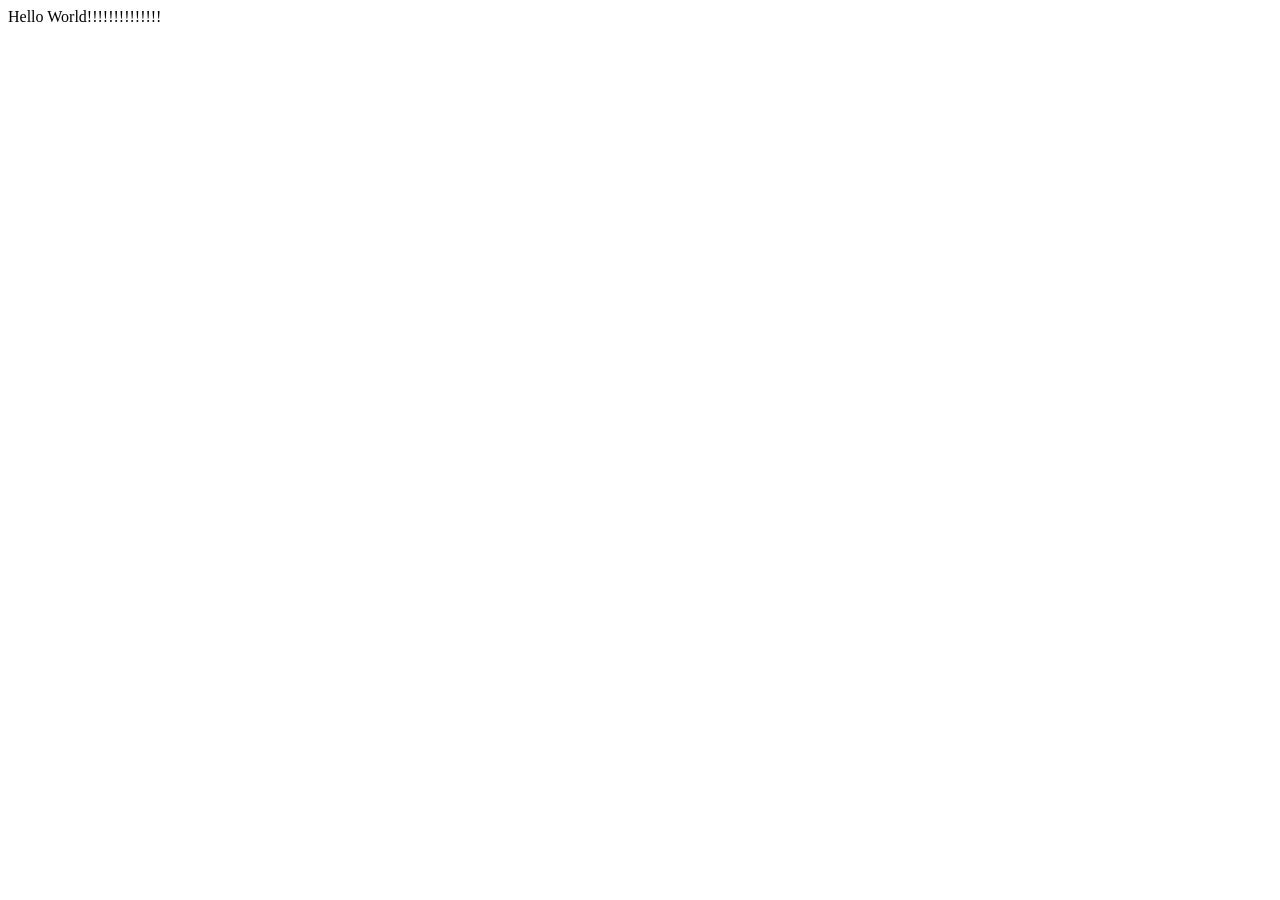
<file: templates/index.html>
<!DOCTYPE html>
<html lang="en"></html>

<head>
    <meta charset="UTF-8">
    <meta http-equiv="X-UA-Compatible" content="IE=edge">
    <meta name="viewport" content="width=device-width, initial-scale=1.0">
    <title>Login Page</title>
</head>
<body>
    Hello World!!!!!!!!!!!!!!
</body>
</html>
</file>
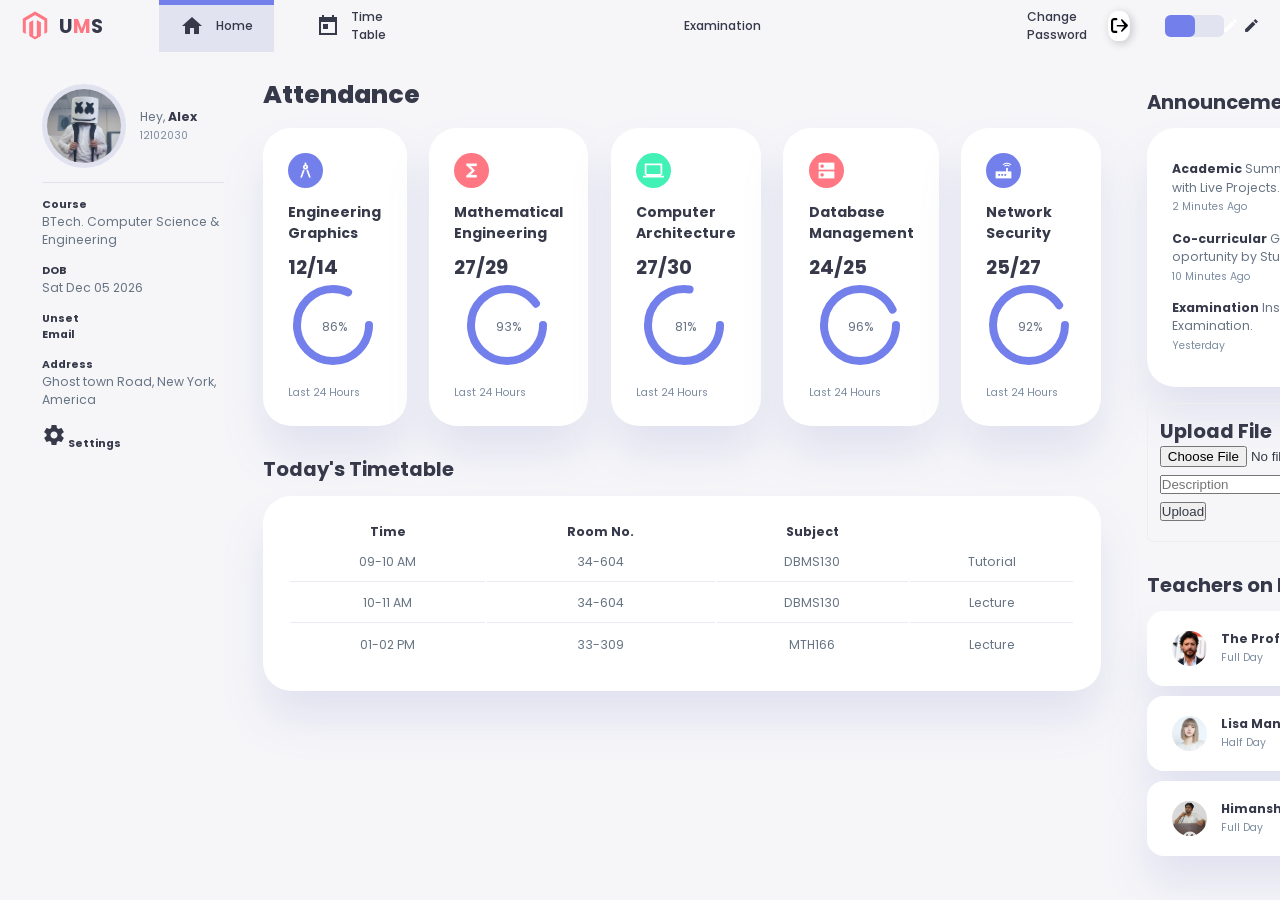
<file: web/templates/index.html>
<!DOCTYPE html>
<html lang="en">

<head>
    <meta charset="UTF-8">
    <meta http-equiv="X-UA-Compatible" content="IE=edge">
    <meta name="viewport" content="width=device-width, initial-scale=1.0">
    <title>Student Dashboard</title>
    <link rel="shortcut icon" href="../static/images/logo.png">
    <link href="https://fonts.googleapis.com/icon?family=Material+Icons+Sharp" rel="stylesheet">
    <link rel="stylesheet" href="../static/style.css">
</head>

<body>
    <header>
        <div class="logo" title="University Management System">
            <span style="display: inline-block;">
                <a href="/index" style="display: flex; align-items: center; text-decoration: none;">
                    <img src="../static/images/logo.png" alt="Logo" style="height: 29px; margin-right: 10px;">
                    <h2 style="margin: 0;">U<span class="danger">M</span>S</h2>
                </a>
            </span>
        </div>
        <div class="navbar">
            <a href="/index" class="active">
                <span class="material-icons-sharp">home</span>
                <h3>Home</h3>
            </a>
            <a href="/timetable" onclick="timeTableAll()">
                <span class="material-icons-sharp">today</span>
                <h3>Time Table</h3>
            </a>
            <a href="/exam">
                <span class="material-icons-sharp">grid_view</span>
                <h3>Examination</h3>
            </a>
            <a href="/password">
                <span class="material-icons-sharp">password</span>
                <h3>Change Password</h3>
            </a>
            <button class="Btn" onclick="logout()">
                <div class="sign">
                    <svg xmlns="http://www.w3.org/2000/svg" viewBox="0 0 512 512">
                        <path fill="white" d="M502.6 278.6l-160 160c-9.4 9.4-24.6 9.4-33.9 0s-9.4-24.6 
               0-33.9L401.4 288H192c-13.3 0-24-10.7-24-24s10.7-24 
               24-24h209.4L308.7 107.3c-9.4-9.4-9.4-24.6 0-33.9s24.6-9.4 
               33.9 0l160 160c9.5 9.4 9.5 24.6 0 35.2zM160 96H96c-17.7 
               0-32 14.3-32 32v256c0 17.7 14.3 32 
               32 32h64c17.7 0 32 14.3 32 32s-14.3 32-32 
               32H96c-53 0-96-43-96-96V128C0 75 43 32 96 32h64c17.7 
               0 32 14.3 32 32s-14.3 32-32 32z" />
                    </svg>
                </div>
                <div class="text">Logout</div>
            </button>
        </div>
        <div id="profile-btn">
            <span class="material-icons-sharp">person</span>
        </div>
        <div class="theme-toggler">
            <span class="material-icons-sharp active">light_mode</span>
            <span class="material-icons-sharp">dark_mode</span>
        </div>

    </header>
    <div class="container">
        <aside>
            <div class="profile">
                <div class="top">
                    <div class="profile-photo">
                        <img src="../static/images/profile-1.jpg" alt="">
                    </div>
                    <div class="info">
                        <p>Hey, <b>Alex</b> </p>
                        <small class="text-muted">12102030</small>
                    </div>
                </div>
                <div class="about">
                    <h5>Course</h5>
                    <p>BTech. Computer Science & Engineering</p>
                    <h5>DOB</h5>
                    <p id="date"></p>
                    <script>
                        let currentDate = new Date().toDateString();

                        document.getElementById("date").innerHTML = currentDate;
                    </script>
                    <h5>Unset</h5>
                    <h5>Email</h5>
                    <p><span id="displayed_email"></span></p>

                    </span>
                    <h5>Address</h5>
                    <p>Ghost town Road, New York, America</p>
                    <h5>
                        <div class=""></div>
                        <div class="material-icons-sharp">settings</div>
                        <a class="about" href="/settings">Settings</a>
                    </h5>

                </div>
            </div>
        </aside>

        <main>
            <h1>Attendance</h1>
            <div class="subjects">
                <div class="eg">
                    <span class="material-icons-sharp">architecture</span>
                    <h3>Engineering Graphics</h3>
                    <h2>12/14</h2>
                    <div class="progress">
                        <svg>
                            <circle cx="38" cy="38" r="36"></circle>
                        </svg>
                        <div class="number">
                            <p>86%</p>
                        </div>
                    </div>
                    <small class="text-muted">Last 24 Hours</small>
                </div>
                <div class="mth">
                    <span class="material-icons-sharp">functions</span>
                    <h3>Mathematical Engineering</h3>
                    <h2>27/29</h2>
                    <div class="progress">
                        <svg>
                            <circle cx="38" cy="38" r="36"></circle>
                        </svg>
                        <div class="number">
                            <p>93%</p>
                        </div>
                    </div>
                    <small class="text-muted">Last 24 Hours</small>
                </div>
                <div class="cs">
                    <span class="material-icons-sharp">computer</span>
                    <h3>Computer Architecture</h3>
                    <h2>27/30</h2>
                    <div class="progress">
                        <svg>
                            <circle cx="38" cy="38" r="36"></circle>
                        </svg>
                        <div class="number">
                            <p>81%</p>
                        </div>
                    </div>
                    <small class="text-muted">Last 24 Hours</small>
                </div>
                <div class="cg">
                    <span class="material-icons-sharp">dns</span>
                    <h3>Database Management</h3>
                    <h2>24/25</h2>
                    <div class="progress">
                        <svg>
                            <circle cx="38" cy="38" r="36"></circle>
                        </svg>
                        <div class="number">
                            <p>96%</p>
                        </div>
                    </div>
                    <small class="text-muted">Last 24 Hours</small>
                </div>
                <div class="net">
                    <span class="material-icons-sharp">router</span>
                    <h3>Network Security</h3>
                    <h2>25/27</h2>
                    <div class="progress">
                        <svg>
                            <circle cx="38" cy="38" r="36"></circle>
                        </svg>
                        <div class="number">
                            <p>92%</p>
                        </div>
                    </div>
                    <small class="text-muted">Last 24 Hours</small>
                </div>
            </div>

            <div class="timetable" id="timetable">
                <div>
                    <span id="prevDay">&lt;</span>
                    <h2>Today's Timetable</h2>
                    <span id="nextDay">&gt;</span>
                </div>
                <span class="closeBtn" onclick="timeTableAll()">X</span>
                <table>
                    <thead>
                        <tr>
                            <th>Time</th>
                            <th>Room No.</th>
                            <th>Subject</th>
                            <th></th>
                        </tr>
                    </thead>
                    <tbody></tbody>
                </table>
            </div>
        </main>

        <div class="right">
            <div class="announcements">
                <h2>Announcements</h2>
                <div class="updates">
                    <div class="message">
                        <p> <b>Academic</b> Summer training internship with Live Projects.</p>
                        <small class="text-muted">2 Minutes Ago</small>
                    </div>
                    <div class="message">
                        <p> <b>Co-curricular</b> Global internship oportunity by Student organization.</p>
                        <small class="text-muted">10 Minutes Ago</small>
                    </div>
                    <div class="message">
                        <p> <b>Examination</b> Instructions for Mid Term Examination.</p>
                        <small class="text-muted">Yesterday</small>
                    </div>
                </div>
            </div>

            <div class="upload" style="margin-top:16px; padding:12px; border:1px solid #eee; border-radius:6px;">
                <h2>Upload File</h2>
                <input type="file" id="fileInput">
                <input type="text" id="fileDesc" placeholder="Description"
                    style="display:block; margin-top:8px; width:100%;">
                <button id="uploadBtn" style="margin-top:8px;">Upload</button>
                <div id="uploadResult" style="margin-top:8px; color:#333;"></div>
            </div>

            <div class="leaves">
                <h2>Teachers on leave</h2>
                <div class="teacher">
                    <div class="profile-photo"><img src="../static/images/profile-2.jpeg" alt=""></div>
                    <div class="info">
                        <h3>The Professor</h3>
                        <small class="text-muted">Full Day</small>
                    </div>
                </div>
                <div class="teacher">
                    <div class="profile-photo"><img src="../static/images/profile-3.jpg" alt=""></div>
                    <div class="info">
                        <h3>Lisa Manobal</h3>
                        <small class="text-muted">Half Day</small>
                    </div>
                </div>
                <div class="teacher">
                    <div class="profile-photo"><img src="../static/images/profile-4.jpg" alt=""></div>
                    <div class="info">
                        <h3>Himanshu Jindal</h3>
                        <small class="text-muted">Full Day</small>
                    </div>
                </div>
            </div>

        </div>
    </div>

    <script src="../static/timeTable.js"></script>
    <script src="../static/app.js"></script>
</body>

</html>
</file>
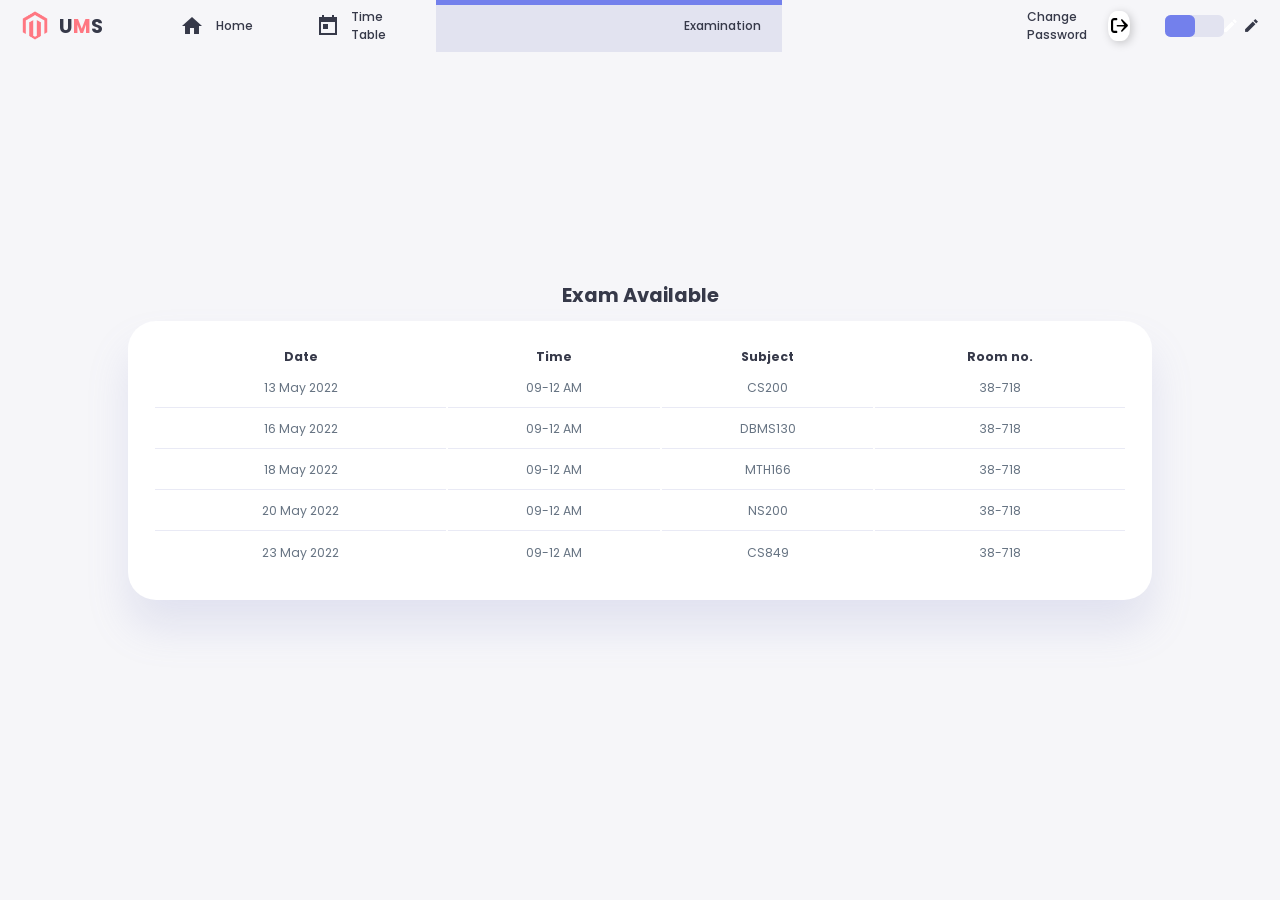
<file: web/templates/exam.html>
<!DOCTYPE html>
<html lang="en">

<head>
    <meta charset="UTF-8">
    <meta http-equiv="X-UA-Compatible" content="IE=edge">
    <meta name="viewport" content="width=device-width, initial-scale=1.0">
    <title>Student Dashboard</title>
    <link href="https://fonts.googleapis.com/icon?family=Material+Icons+Sharp" rel="stylesheet">
    <link rel="shortcut icon" href="../static/images/logo.png">
    <link rel="stylesheet" href="../static/style.css">

    <style>
        body {
            overflow: hidden;
        }

        header {
            position: relative;
        }

        .exam {
            display: flex;
            align-items: center;
            justify-content: center;
            flex-direction: column;
            height: 80vh;
            width: 80%;
            margin: auto;
        }
    </style>
</head>

<body>
    <header>
        <div class="logo">
            <span style="display: inline-block;">
                <a href="/index" style="display: flex; align-items: center; text-decoration: none;">
                    <img src="../static/images/logo.png" alt="Logo" style="height: 29px; margin-right: 10px;">
                    <h2 style="margin: 0;">U<span class="danger">M</span>S</h2>
                </a>
            </span>
        </div>
        <div class="navbar">
            <a href="/index">
                <span class="material-icons-sharp">home</span>
                <h3>Home</h3>
            </a>
            <a href="/timetable" onclick="timeTableAll()">
                <span class="material-icons-sharp">today</span>
                <h3>Time Table</h3>
            </a>
            <a href="/exam" class="active">
                <span class="material-icons-sharp">grid_view</span>
                <h3>Examination</h3>
            </a>
            <a href="/password">
                <span class="material-icons-sharp">password</span>
                <h3>Change Password</h3>
            </a>
            <button id="logout" class="Btn" onclick="logout()">
                <div class="sign">
                    <svg xmlns="http://www.w3.org/2000/svg" viewBox="0 0 512 512">
                        <path fill="white" d="M502.6 278.6l-160 160c-9.4 9.4-24.6 9.4-33.9 0s-9.4-24.6 
               0-33.9L401.4 288H192c-13.3 0-24-10.7-24-24s10.7-24 
               24-24h209.4L308.7 107.3c-9.4-9.4-9.4-24.6 0-33.9s24.6-9.4 
               33.9 0l160 160c9.5 9.4 9.5 24.6 0 35.2zM160 96H96c-17.7 
               0-32 14.3-32 32v256c0 17.7 14.3 32 
               32 32h64c17.7 0 32 14.3 32 32s-14.3 32-32 
               32H96c-53 0-96-43-96-96V128C0 75 43 32 96 32h64c17.7 
               0 32 14.3 32 32s-14.3 32-32 32z" />
                    </svg>
                </div>
                <div class="text">Logout</div>
            </button>
        </div>
        <div id="profile-btn" style="display: none;">
            <span class="material-icons-sharp">person</span>
        </div>
        <div class="theme-toggler">
            <span class="material-icons-sharp active">light_mode</span>
            <span class="material-icons-sharp">dark_mode</span>
        </div>
    </header>

    <main>
        <div class="exam timetable">
            <h2>Exam Available</h2>
            <table>
                <thead>
                    <tr>
                        <th>Date</th>
                        <th>Time</th>
                        <th>Subject</th>
                        <th>Room no.</th>
                    </tr>
                </thead>
                <tbody>
                    <tr>
                        <td>13 May 2022</td>
                        <td>09-12 AM</td>
                        <td>CS200</td>
                        <td>38-718</td>
                    </tr>
                    <tr>
                        <td>16 May 2022</td>
                        <td>09-12 AM</td>
                        <td>DBMS130</td>
                        <td>38-718</td>
                    </tr>
                    <tr>
                        <td>18 May 2022</td>
                        <td>09-12 AM</td>
                        <td>MTH166</td>
                        <td>38-718</td>
                    </tr>
                    <tr>
                        <td>20 May 2022</td>
                        <td>09-12 AM</td>
                        <td>NS200</td>
                        <td>38-718</td>
                    </tr>
                    <tr>
                        <td>23 May 2022</td>
                        <td>09-12 AM</td>
                        <td>CS849</td>
                        <td>38-718</td>
                    </tr>
                </tbody>
            </table>
        </div>
    </main>
    </main>

</body>

<script src="../static/app.js"></script>

</html>
</file>
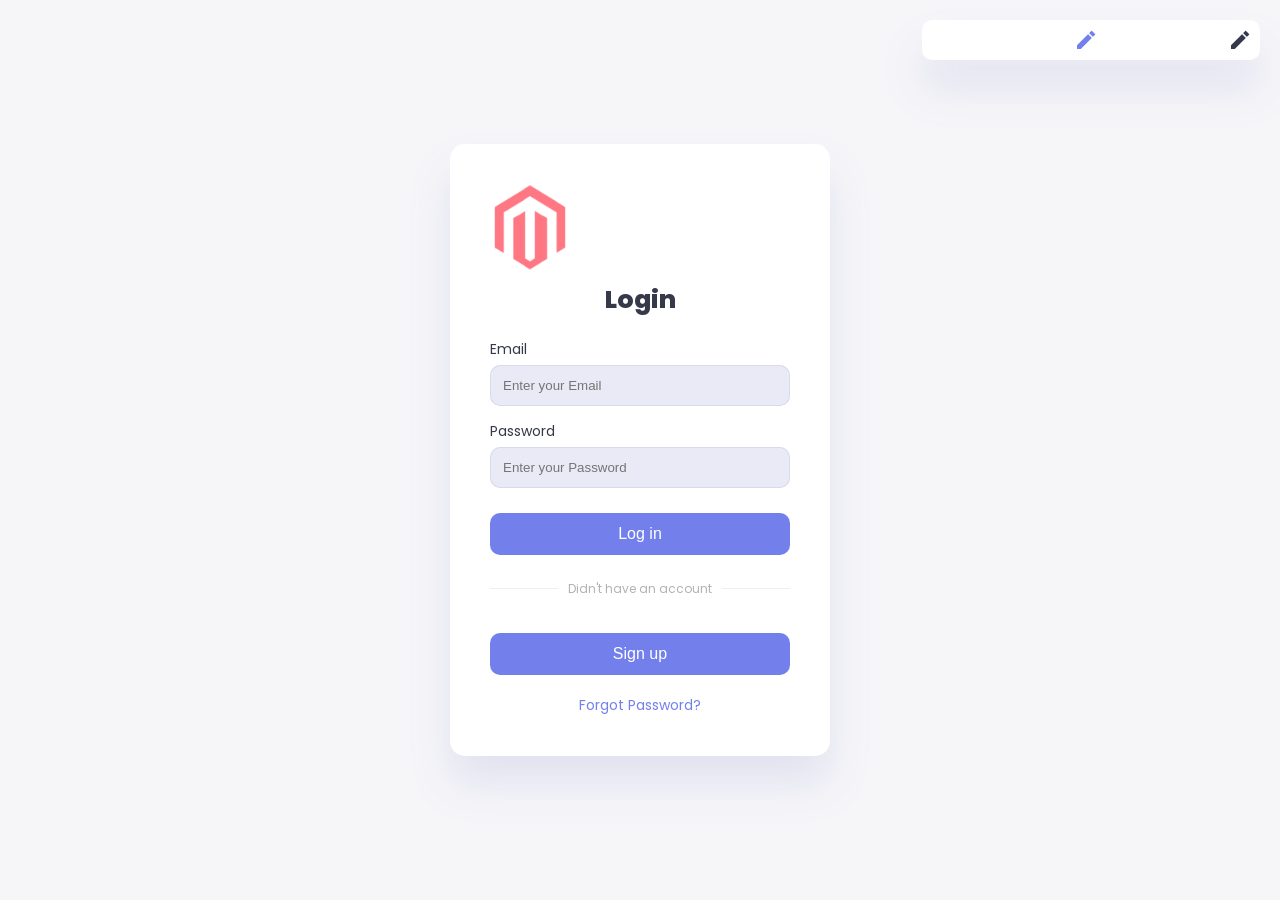
<file: web/templates/login.html>
<!DOCTYPE html>
<html lang="en">

<head>
    <meta charset="UTF-8">
    <meta http-equiv="X-UA-Compatible" content="IE=edge">
    <meta name="viewport" content="width=device-width, initial-scale=1.0">
    <title>UMS | Login</title>

    <!-- Favicon -->
    <link rel="shortcut icon" href="../static/images/logo.png">

    <!-- Google Icons -->
    <link href="https://fonts.googleapis.com/icon?family=Material+Icons+Sharp" rel="stylesheet">

    <!-- Main CSS -->
    <link rel="stylesheet" href="../static/style.css">

    <style>
        /* Login Page Custom Styling */
        body {
            display: flex;
            justify-content: center;
            align-items: center;
            height: 100vh;
            background: var(--color-background);
        }

        .login-container {
            width: 380px;
            padding: 40px;
            background: var(--color-white);
            box-shadow: var(--box-shadow);
            border-radius: 15px;
            text-align: center;
        }

        .login-container img {
            width: 80px;
            margin-bottom: 10px;
        }

        .login-container h1 {
            margin-bottom: 20px;
        }

        .input-field {
            text-align: left;
            margin-top: 15px;
        }

        .input-field label {
            font-size: 14px;
            color: var(--color-dark);
        }

        .input-field input {
            width: 100%;
            padding: 12px;
            margin-top: 5px;
            border-radius: 10px;
            border: 1px solid var(--color-light);
            background: var(--color-light);
            transition: all 0.3s ease;
        }

        .input-field input:focus {
            border-color: var(--color-primary);
        }

        .btn-login {
            margin-top: 25px;
            width: 100%;
            padding: 12px;
            background: var(--color-primary);
            border: none;
            border-radius: 10px;
            color: white;
            font-size: 16px;
            cursor: pointer;
            transition: 0.3s ease;
        }

        .btn-login:hover {
            background: blueviolet;
        }

        .btn-signup {
            margin-top: 10px;
            width: 100%;
            padding: 12px;
            background: var(--color-primary);
            border: none;
            border-radius: 10px;
            color: white;
            font-size: 16px;
            cursor: pointer;
            transition: 0.3s ease;
        }

        .btn-signup:hover {
            background: blueviolet;
        }

        .extra-links {
            margin-top: 20px;
        }

        .extra-links a {
            font-size: 14px;
            color: var(--color-primary);
        }

        .theme-toggler {
            position: absolute;
            top: 20px;
            right: 20px;
            display: flex;
            gap: 10px;
            background: var(--color-white);
            padding: 8px;
            border-radius: 10px;
            box-shadow: var(--box-shadow);
            cursor: pointer;
        }

        .theme-toggler span.active {
            color: var(--color-primary);
        }

        .register {
            margin: 25px 0;
            font-size: 12px;
            color: gray;
            opacity: 0.6;
            display: flex;
            align-items: center;
            gap: 10px;
        }

        .register::before,
        .register::after {
            content: "";
            flex: 1;
            height: 1px;
            background: lightgray;
            opacity: 0.6;
        }
    </style>
</head>

<body>

    <!-- Theme Button -->
    <div class="theme-toggler">
        <span class="material-icons-sharp active">light_mode</span>
        <span class="material-icons-sharp">dark_mode</span>
    </div>

    <div class="login-container">
        <img src="../static/images/logo.png" alt="UMS Logo">

        <h1>Login</h1>


        <form id="loginForm">
            <div class="input-field">
                <label for="email">Email</label>
                <input type="email" id="email" name="email" autocomplete="new-email" placeholder="Enter your Email" required>
            </div>

            <div class="input-field">
                <label for="password">Password</label>
                <input type="password" id="password" name="password" autocomplete="new-password" placeholder="Enter your Password" required>
            </div>

            <button type="button" class="btn-login" onclick="login(); return false;">
                Log in
            </button>
        </form>


        <span>


            <div class="register">
                Didn't have an account
            </div>

            <button type="button" class="btn-signup" onclick="location.href='/register'">
                Sign up
            </button>


        </span>


        <div class="extra-links">
            <a href="#">Forgot Password?</a>
        </div>

    </div>

    <script src="../static/app.js"></script>

</body>

</html>
</file>
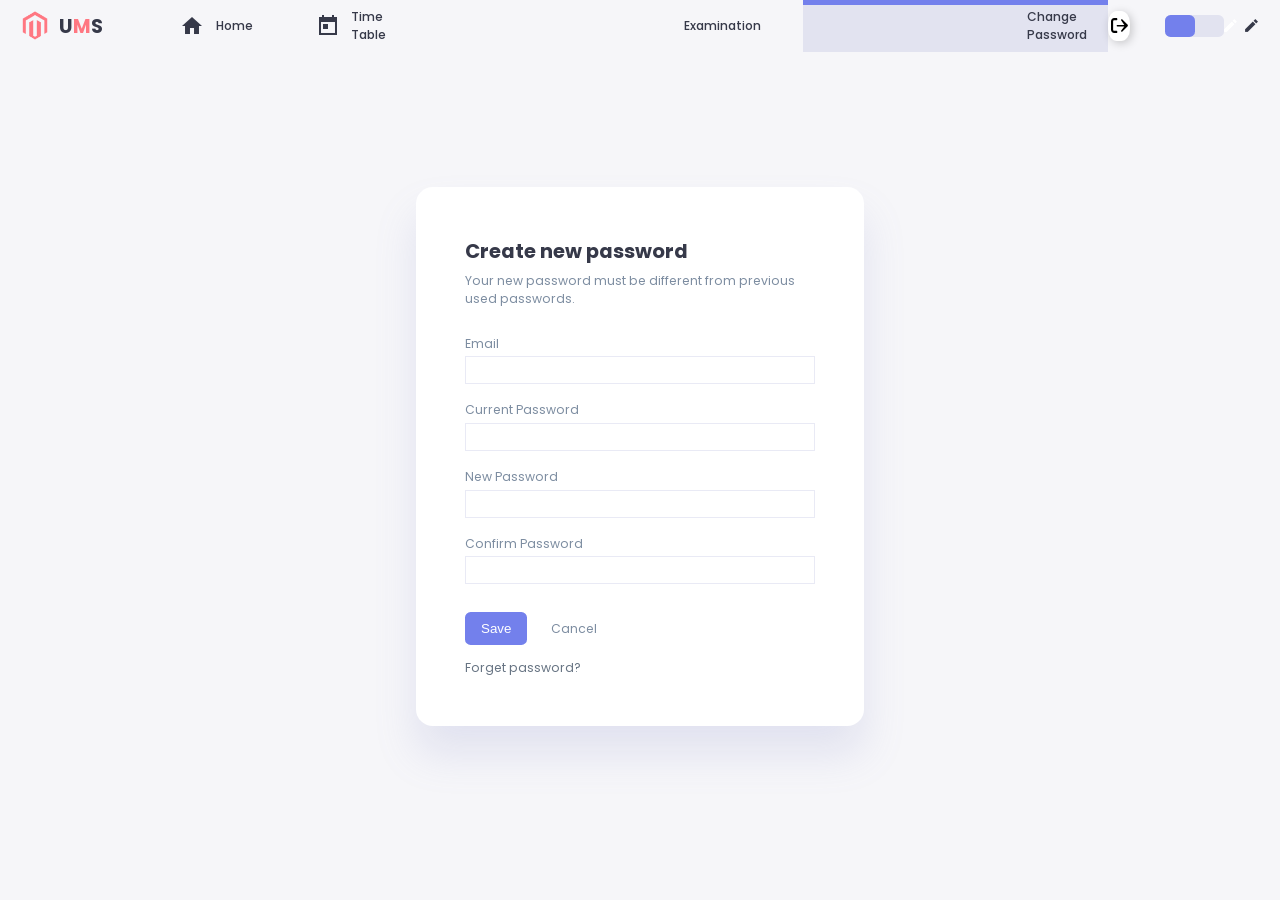
<file: web/templates/password.html>
<!DOCTYPE html>
<html lang="en">

<head>
    <meta charset="UTF-8">
    <meta http-equiv="X-UA-Compatible" content="IE=edge">
    <meta name="viewport" content="width=device-width, initial-scale=1.0">
    <title>Student Dashboard</title>
    <link href="https://fonts.googleapis.com/icon?family=Material+Icons+Sharp" rel="stylesheet">
    <link rel="shortcut icon" href="../static/images/logo.png">
    <link rel="stylesheet" href="../static/style.css">

    <style>
        header {
            position: relative;
        }

        .change-password-container {
            display: flex;
            align-items: center;
            justify-content: center;
            width: 100%;
            height: 90vh;
        }

        .change-password-container form {
            display: flex;
            flex-direction: column;
            justify-content: center;
            border-radius: var(--border-radius-2);
            padding: 3.5rem;
            background-color: var(--color-white);
            box-shadow: var(--box-shadow);
            width: 95%;
            max-width: 32rem;
        }

        .change-password-container form:hover {
            box-shadow: 3px 3px 3px 3px grey;
        }

        .change-password-container form input[type=password] {
            border: none;
            outline: none;
            border: 1px solid var(--color-light);
            background: transparent;
            height: 2rem;
            width: 100%;
            padding: 0 .5rem;
        }

        .change-password-container form .box {
            padding: .5rem 0;
        }

        .change-password-container form .box p {
            line-height: 2;
        }

        .change-password-container form h2+p {
            margin: .4rem 0 1.2rem 0;
        }

        .btn {
            background: none;
            border: none;
            border: 2px solid var(--color-primary) !important;
            border-radius: var(--border-radius-1);
            padding: .5rem 1rem;
            color: var(--color-white);
            background-color: var(--color-primary);
            cursor: pointer;
            margin: 1rem 1.5rem 1rem 0;
            margin-top: 1.5rem;
        }

        .btn:hover {
            color: var(--color-primary);
            background-color: transparent;
        }
    </style>

</head>

<body>
    <header>
        <div class="logo">
            <span style="display: inline-block;">
                <a href="/index" style="display: flex; align-items: center; text-decoration: none;">
                    <img src="../static/images/logo.png" alt="Logo" style="height: 29px; margin-right: 10px;">
                    <h2 style="margin: 0;">U<span class="danger">M</span>S</h2>
                </a>
            </span>
        </div>
        <div class="navbar">
            <a href="/index">
                <span class="material-icons-sharp">home</span>
                <h3>Home</h3>
            </a>
            <a href="/timetable" onclick="timeTableAll()">
                <span class="material-icons-sharp">today</span>
                <h3>Time Table</h3>
            </a>
            <a href="/exam">
                <span class="material-icons-sharp">grid_view</span>
                <h3>Examination</h3>
            </a>
            <a href="/password" class="active">
                <span class="material-icons-sharp">password</span>
                <h3>Change Password</h3>
            </a>
            <button class="Btn" onclick="logout()">
                <div class="sign">
                    <svg xmlns="http://www.w3.org/2000/svg" viewBox="0 0 512 512">
                        <path fill="white" d="M502.6 278.6l-160 160c-9.4 9.4-24.6 9.4-33.9 0s-9.4-24.6 
               0-33.9L401.4 288H192c-13.3 0-24-10.7-24-24s10.7-24 
               24-24h209.4L308.7 107.3c-9.4-9.4-9.4-24.6 0-33.9s24.6-9.4 
               33.9 0l160 160c9.5 9.4 9.5 24.6 0 35.2zM160 96H96c-17.7 
               0-32 14.3-32 32v256c0 17.7 14.3 32 
               32 32h64c17.7 0 32 14.3 32 32s-14.3 32-32 
               32H96c-53 0-96-43-96-96V128C0 75 43 32 96 32h64c17.7 
               0 32 14.3 32 32s-14.3 32-32 32z" />
                    </svg>
                </div>
                <div class="text">Logout</div>
            </button>
        </div>
        <div id="profile-btn" style="display: none;">
            <span class="material-icons-sharp">person</span>
        </div>
        <div class="theme-toggler">
            <span class="material-icons-sharp active">light_mode</span>
            <span class="material-icons-sharp">dark_mode</span>
        </div>
    </header>

    <div class="change-password-container">
        <form action="">
            <h2>Create new password</h2>
            <p class="text-muted">Your new password must be different from previous used passwords.</p>
            <div class="box">
                <p class="text-muted">Email</p>
                <input type="password" id="email">
            </div>
            <div class="box">
                <p class="text-muted">Current Password</p>
                <input type="password" id="currentpass">
            </div>
            <div class="box">
                <p class="text-muted">New Password</p>
                <input type="password" id="newpass">
            </div>
            <div class="box">
                <p class="text-muted">Confirm Password</p>
                <input type="password" id="confirmpass">
            </div>
            <div class="button">
                <input type="submit" value="Save" class="btn">
                <a href="/index" class="text-muted">Cancel</a>
            </div>
            <a href="#">
                <p>Forget password?</p>
            </a>
        </form>
    </div>

</body>

<script src="../static/app.js"></script>

</html>
</file>
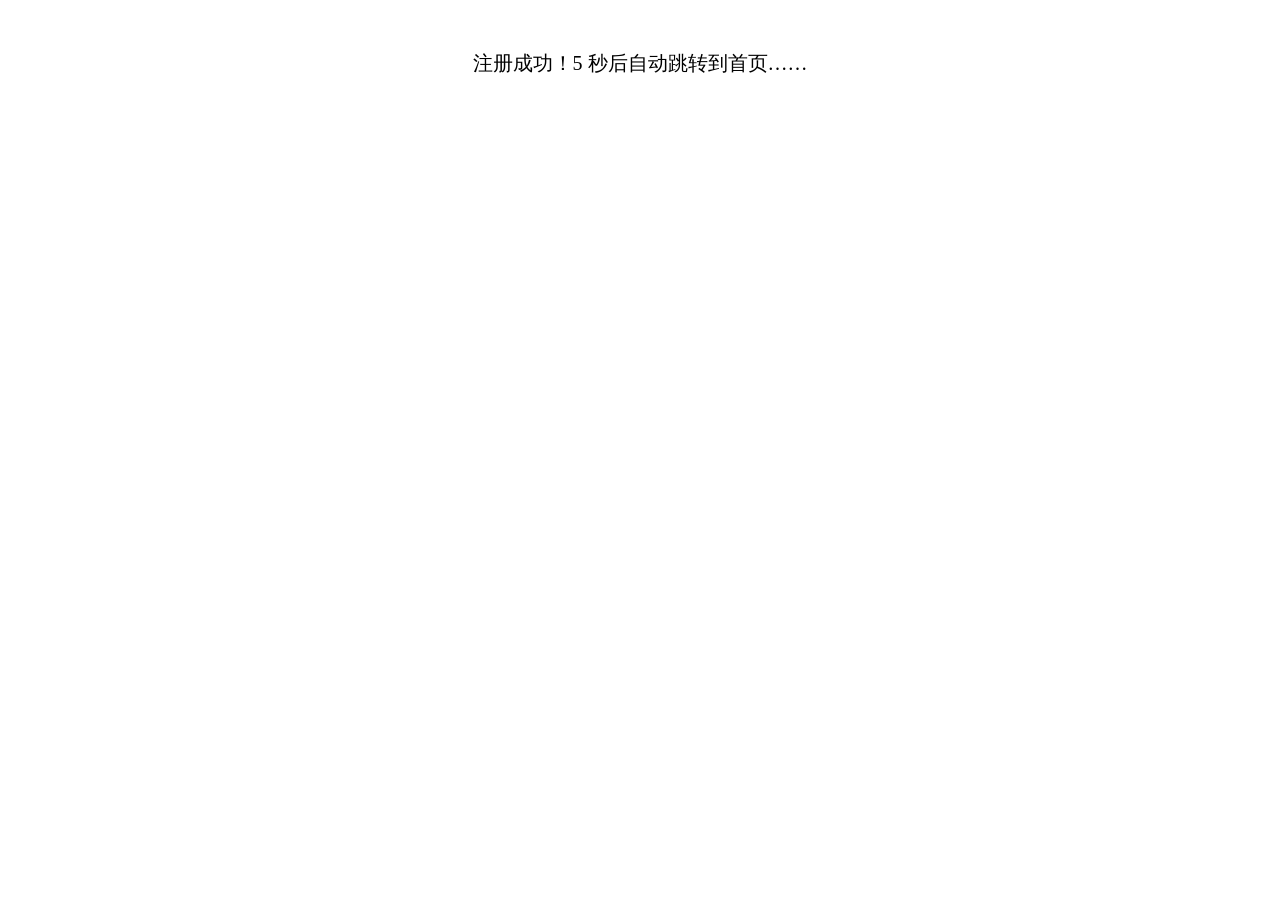
<file: web/templates/register_result.html>
<!DOCTYPE html>
<html>
<head>
    <meta charset="UTF-8">
    <title>注册成功</title>
    <style>
        .msg {
            font-size: 20px;
            margin-top: 50px;
            text-align: center;
        }
    </style>
</head>
<body>

<div class="msg">
    注册成功！<span id="sec">5</span> 秒后自动跳转到首页……
</div>

<script>
    let time = 5;
    const sec = document.getElementById("sec");

    const timer = setInterval(() => {
        time--;
        sec.innerText = time;
        if (time === 0) {
            clearInterval(timer);
            window.location.href = "/index"; // 这里写跳转地址
        }
    }, 1000);
</script>

</body>
</html>
</file>
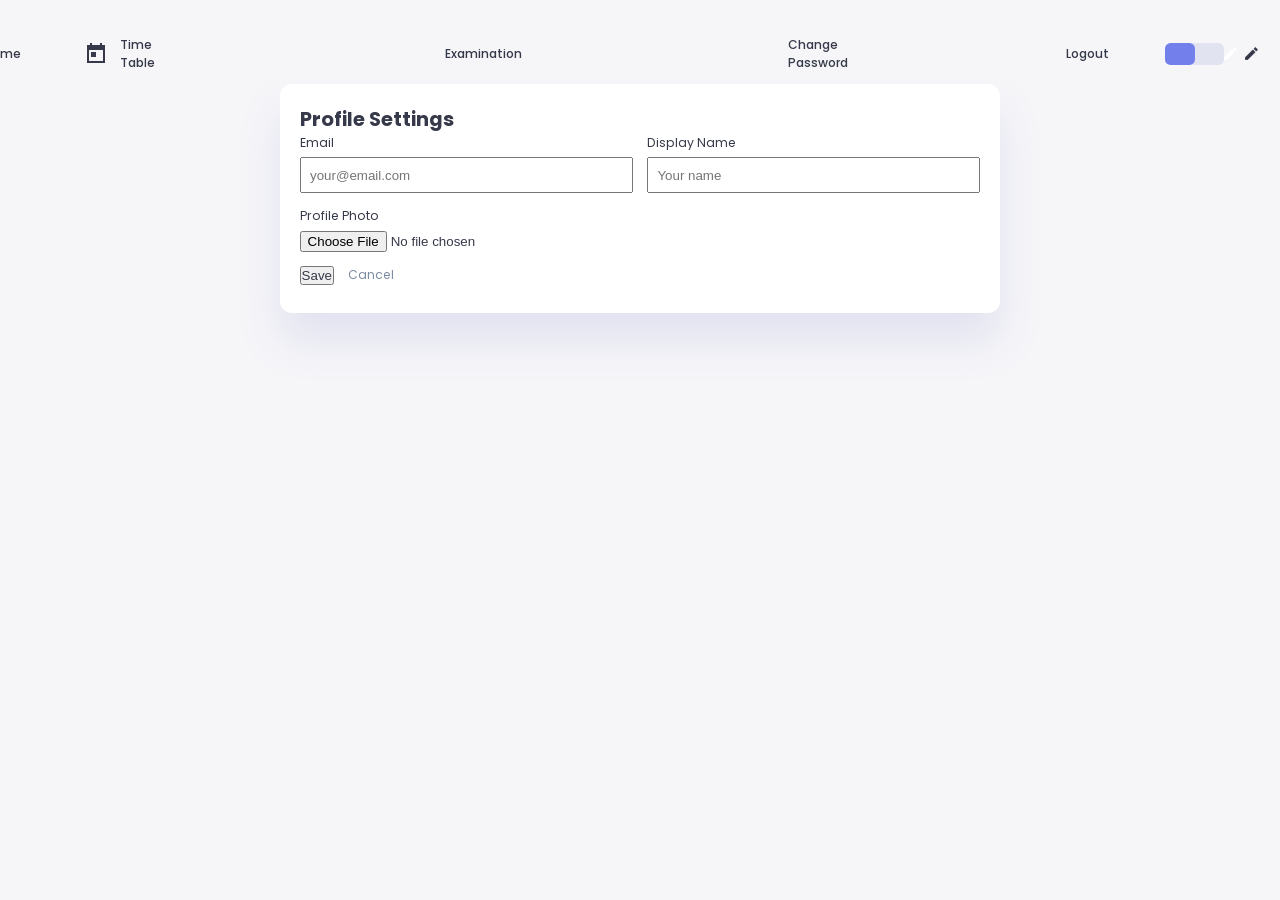
<file: web/templates/settings.html>
<!DOCTYPE html>
<html lang="en">

<head>
    <meta charset="UTF-8">
    <meta http-equiv="X-UA-Compatible" content="IE=edge">
    <meta name="viewport" content="width=device-width, initial-scale=1.0">
    <title>Settings</title>
    <link rel="shortcut icon" href="../static/images/logo.png">
    <link href="https://fonts.googleapis.com/icon?family=Material+Icons+Sharp" rel="stylesheet">
    <link rel="stylesheet" href="../static/style.css">
</head>

<body>
    <header>
        <div class="logo">
            <img src="../static/images/logo.png" alt="">
            <h2>U<span class="danger">M</span>S</h2>
        </div>
        <div class="navbar">
            <a href="/index">
                <span class="material-icons-sharp">home</span>
                <h3>Home</h3>
            </a>
            <a href="/timetable" onclick="timeTableAll()">
                <span class="material-icons-sharp">today</span>
                <h3>Time Table</h3>
            </a>
            <a href="/exam">
                <span class="material-icons-sharp">grid_view</span>
                <h3>Examination</h3>
            </a>
            <a href="/password">
                <span class="material-icons-sharp">password</span>
                <h3>Change Password</h3>
            </a>
            <a href="#">
                <span class="material-icons-sharp">logout</span>
                <h3>Logout</h3>
            </a>
        </div>
        <div id="profile-btn">
            <span class="material-icons-sharp">person</span>
        </div>
        <div class="theme-toggler">
            <span class="material-icons-sharp active">light_mode</span>
            <span class="material-icons-sharp">dark_mode</span>
        </div>
    </header>

    <main style="padding-top:4rem; width:90%; margin: 2rem auto;">
        <div class="settings-container">
            <form id="settingsForm"
                style="width:100%; max-width:720px; margin:auto; background:var(--color-white); padding:1.4rem; border-radius:12px; box-shadow:var(--box-shadow);">
                <h2>Profile Settings</h2>
                <div style="display:flex; gap:1rem; flex-wrap:wrap;">
                    <div style="flex:1; min-width:200px;">
                        <label>Email</label>
                        <input id="settingsEmail" type="email" style="width:100%; padding:.6rem; margin-top:.4rem;"
                            placeholder="your@email.com">
                    </div>
                    <div style="flex:1; min-width:200px;">
                        <label>Display Name</label>
                        <input id="settingsName" type="text" style="width:100%; padding:.6rem; margin-top:.4rem;"
                            placeholder="Your name">
                    </div>
                </div>

                <div style="margin-top:1rem;">
                    <label>Profile Photo</label>
                    <input id="settingsPhoto" type="file" style="display:block; margin-top:.4rem;">
                </div>

                <div style="margin-top:1rem; display:flex; gap:1rem;">
                    <button type="button" class="btn" onclick="saveSettings()">Save</button>
                    <a href="/index" class="text-muted">Cancel</a>
                </div>
                <p id="settingsResult" style="margin-top:.6rem;"></p>
            </form>
        </div>
    </main>

    <script src="../static/timeTable.js"></script>
    <script src="../static/app.js"></script>
    <script>
        function saveSettings() {
            const result = document.getElementById('settingsResult')
            result.innerText = ''
            const fd = new FormData()
            const email = document.getElementById('settingsEmail').value
            const name = document.getElementById('settingsName').value
            const photo = document.getElementById('settingsPhoto').files[0]
            if (email) fd.append('email', email)
            if (name) fd.append('display_name', name)
            if (photo) fd.append('file', photo)

            const token = localStorage.getItem('token')
            fetch(API_BASE + '/user/profile', {
                method: 'PUT',
                headers: token ? { 'Authorization': 'Bearer ' + token } : {},
                body: fd
            })
                .then(res => res.json())
                .then(data => {
                    if (data && (data.code === 0 || data.code === 200)) {
                        result.innerText = '保存成功'
                    } else {
                        result.innerText = data.message || JSON.stringify(data)
                    }
                })
                .catch(err => {
                    console.error(err)
                    result.innerText = '保存失败'
                })
        }
    </script>

</body>

</html>
</file>
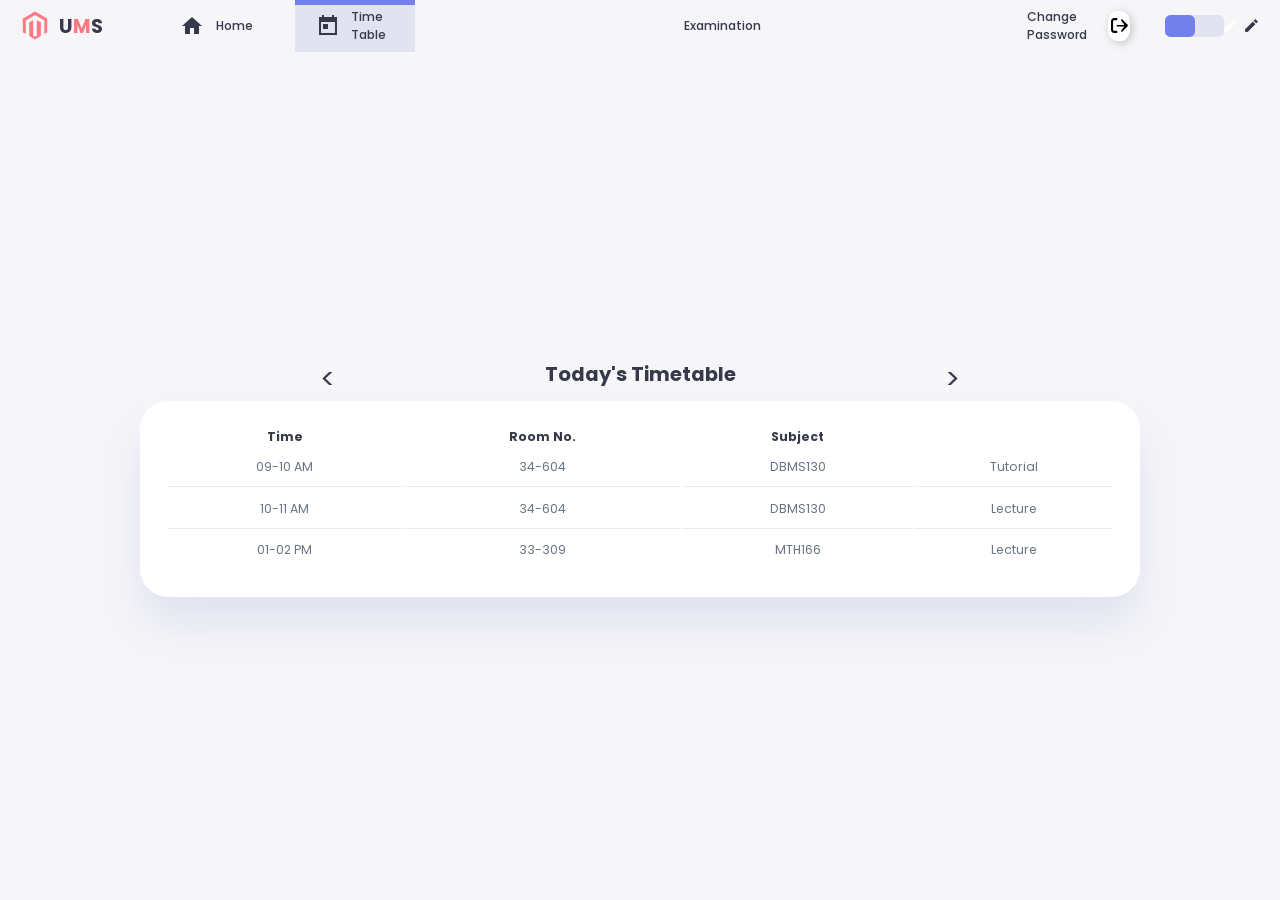
<file: web/templates/timetable.html>
<!DOCTYPE html>
<html lang="en">

<head>
    <meta charset="UTF-8">
    <meta http-equiv="X-UA-Compatible" content="IE=edge">
    <meta name="viewport" content="width=device-width, initial-scale=1.0">
    <title>Student Dashboard</title>
    <link href="https://fonts.googleapis.com/icon?family=Material+Icons+Sharp" rel="stylesheet">
    <link rel="shortcut icon" href="../static/images/logo.png">
    <link rel="stylesheet" href="../static/style.css">
</head>

<body>
    <header>
        <div class="logo">
            <span style="display: inline-block;">
                <a href="/index" style="display: flex; align-items: center; text-decoration: none;">
                    <img src="../static/images/logo.png" alt="Logo" style="height: 29px; margin-right: 10px;">
                    <h2 style="margin: 0;">U<span class="danger">M</span>S</h2>
                </a>
            </span>
        </div>
        <div class="navbar">
            <a href="/index">
                <span class="material-icons-sharp">home</span>
                <h3>Home</h3>
            </a>
            <a href="/timetable" class="active" onclick="timeTableAll()">
                <span class="material-icons-sharp">today</span>
                <h3>Time Table</h3>
            </a>
            <a href="/exam">
                <span class="material-icons-sharp">grid_view</span>
                <h3>Examination</h3>
            </a>
            <a href="/password">
                <span class="material-icons-sharp">password</span>
                <h3>Change Password</h3>
            </a>
            <button class="Btn" onclick="logout()">
                <div class="sign">
                    <svg xmlns="http://www.w3.org/2000/svg" viewBox="0 0 512 512">
                        <path fill="white" d="M502.6 278.6l-160 160c-9.4 9.4-24.6 9.4-33.9 0s-9.4-24.6 
               0-33.9L401.4 288H192c-13.3 0-24-10.7-24-24s10.7-24 
               24-24h209.4L308.7 107.3c-9.4-9.4-9.4-24.6 0-33.9s24.6-9.4 
               33.9 0l160 160c9.5 9.4 9.5 24.6 0 35.2zM160 96H96c-17.7 
               0-32 14.3-32 32v256c0 17.7 14.3 32 
               32 32h64c17.7 0 32 14.3 32 32s-14.3 32-32 
               32H96c-53 0-96-43-96-96V128C0 75 43 32 96 32h64c17.7 
               0 32 14.3 32 32s-14.3 32-32 32z" />
                    </svg>
                </div>
                <div class="text">Logout</div>
            </button>
        </div>
        <div id="profile-btn" style="display: none;">
            <span class="material-icons-sharp">person</span>
        </div>
        <div class="theme-toggler">
            <span class="material-icons-sharp active">light_mode</span>
            <span class="material-icons-sharp">dark_mode</span>
        </div>

    </header>

    <main style="margin: 0;">
        <div class="timetable active" id="timetable">
            <div>
                <span id="prevDay">&lt;</span>
                <h2>Today's Timetable</h2>
                <span id="nextDay">&gt;</span>
            </div>
            <table>
                <thead>
                    <tr>
                        <th>Time</th>
                        <th>Room No.</th>
                        <th>Subject</th>
                        <th></th>
                    </tr>
                </thead>
                <tbody></tbody>
            </table>
        </div>
    </main>

</body>

<script src="../static/timeTable.js"></script>
<script src="../static/app.js"></script>

</html>
</file>
<file: web/static/style.css>
/* =========================================
   原有CSS代码（保持不变）
========================================= */
@import url('https://fonts.googleapis.com/css2?family=Cairo:wght@200;300;400;500;600;700;800;900&family=Poppins:wght@300;400;500;600;700;800&display=swap');

:root {
    --color-primary: #7380ec;
    --color-danger: #ff7782;
    --color-success: #41f1b6;
    --color-warning: #ffbb55;
    --color-white: #fff;
    --color-info: #7d8da1;
    --color-dark: #363949;
    --color-light: rgba(132, 139, 200, 0.18);
    --color-dark-varient: #677483;
    --color-background: #f6f6f9;

    --card-border-radius: 2rem;
    --border-radius-1: 0.4rem;
    --border-radius-2: 1.2rem;

    --card-padding: 1.8rem;
    --box-shadow: 0 2rem 3rem var(--color-light)
}

.dark-theme {
    --color-background: #181a1e;
    --color-white: #202528;
    --color-dark: #edeffd;
    --color-dark-varient: #a3bdcc;
    --color-light: rgba(0, 0, 0, 0.4);
    --box-shadow: 0 2rem 3rem var(--color-light)
}

* {
    margin: 0;
    padding: 0;
    text-decoration: none;
    list-style: none;
    box-sizing: border-box;
}

html {
    font-size: 14px;
    scroll-behavior: smooth;
}

body {
    font-family: 'Poppins', sans-serif;
    font-size: .88rem;
    background: var(--color-background);
    user-select: text;
    overflow-x: hidden;
    color: var(--color-dark);
}

* {
    color: var(--color-dark);
}

img {
    display: block;
    width: 100%;
}

h1 {
    font-weight: 800;
    font-size: 1.8rem;
}

h2 {
    font-size: 1.4rem;
}

h3 {
    font-size: .87rem;
}

h4 {
    font-size: .8rem;
}

h5 {
    font-size: .77rem;
}

small {
    font-size: .75rem;
}

.text-muted {
    color: var(--color-info);
}

p {
    color: var(--color-dark-varient);
}

b {
    color: var(--color-dark);
}

.primary {
    color: var(--color-primary);
}

.danger {
    color: var(--color-danger);
}

.success {
    color: var(--color-success);
}

.warning {
    color: var(--color-warning);
}

/* =========================================
   Header & Navbar 修改
========================================= */
.container {
    position: relative;
    display: grid;
    width: 93%;
    margin: 0 3rem;
    gap: 1.8rem;
    grid-template-columns: 14rem auto 23rem;
    padding-top: 4rem;
}

header h3 {
    font-weight: 500;
}

header {
    position: fixed;
    width: 100vw;
    z-index: 1000;
    background-color: var(--color-background);
}

header.active {
    box-shadow: var(--box-shadow);
}

/* 调整logo位置 */
header .logo {
    display: flex;
    gap: .8rem;
    margin-right: auto;
    padding-left: 1rem;
    /* 新增：稍微左移logo */
}

header .logo img {
    width: 2rem;
    height: 2rem;
}

/* 修改navbar整体位置 */
header,
header .navbar {
    display: flex;
    align-items: center;
    justify-content: flex-end;
    padding: 0 2.5rem;
    /* 修改：从0 3rem改为0 2.5rem，向左移动 */
    color: var(--color-info);
}

/* 调整navbar项间距 */
header .navbar a {
    display: flex;
    margin-left: 1.5rem;
    /* 修改：从2rem减少到1.5rem */
    gap: 0.8rem;
    align-items: center;
    justify-content: space-between;
    position: relative;
    height: 3.7rem;
    transition: all 300ms ease;
    padding: 0 1.5rem;
    /* 修改：从0 2rem改为0 1.5rem */
}

header .navbar a:hover {
    padding-top: 1.5rem;
}

header .navbar a.active {
    background: var(--color-light);
    color: var(--color-primary);
}

header .navbar a.active::before {
    content: "";
    background-color: var(--color-primary);
    position: absolute;
    height: 5px;
    width: 100%;
    left: 0;
    top: 0;
}

header #profile-btn {
    display: none;
    font-size: 2rem;
    margin: .5rem 2rem 0 0;
    cursor: pointer;
}

/* 调整theme-toggler位置 */
header .theme-toggler {
    background: var(--color-light);
    display: flex;
    justify-content: space-between;
    align-items: center;
    height: 1.6rem;
    width: 4.2rem;
    cursor: pointer;
    border-radius: var(--border-radius-1);
    margin-right: 1.5rem;
    /* 修改：从2rem减少到1.5rem */
}

header .theme-toggler span {
    font-size: 1.2rem;
    width: 50%;
    height: 100%;
    display: flex;
    align-items: center;
    justify-content: center;
}

header .theme-toggler span.active {
    background-color: var(--color-primary);
    color: white;
    border-radius: var(--border-radius-1);
}

/* =========================================
   Logout按钮样式（新增）
========================================= */
.icon-expand-btn {
    display: flex;
    align-items: center;
    justify-content: center;
    padding: 8px 15px;
    font-family: 'Poppins', sans-serif;
    font-size: 15px;
    font-weight: 600;
    color: var(--color-white);
    background: linear-gradient(135deg, var(--color-danger), #ff4757);
    border: none;
    border-radius: 8px;
    cursor: pointer;
    overflow: hidden;
    transition: all 0.3s cubic-bezier(0.175, 0.885, 0.32, 1.275);
    gap: 8px;
    margin-left: 1.5rem;
    /* 减少左侧边距 */
    position: relative;
    min-width: 120px;
    /* 设置最小宽度 */
}

/* 按钮文字和图标 */
.icon-expand-btn .btn-text {
    max-width: 100px;
    overflow: hidden;
    white-space: nowrap;
    transition: all 0.3s ease;
    color: var(--color-white);
    font-weight: 500;
}

.icon-expand-btn .btn-icon {
    font-size: 18px;
    transition: all 0.3s ease;
    color: var(--color-white);
}

/* 悬停效果 */
.icon-expand-btn:hover {
    padding: 10px 24px;
    gap: 10px;
    box-shadow: 0 4px 12px rgba(255, 119, 130, 0.3);
}

.icon-expand-btn:hover .btn-text {
    max-width: 150px;
}

.icon-expand-btn:hover .btn-icon {
    transform: rotate(10deg);
}

/* 加载动画状态 */
.icon-expand-btn.loading {
    pointer-events: none;
    opacity: 0.8;
    padding-right: 40px;
    /* 为加载图标留出空间 */
}

/* 加载动画 - 旋转圆圈 */
.icon-expand-btn.loading::after {
    content: '';
    position: absolute;
    right: 15px;
    top: 50%;
    transform: translateY(-50%);
    width: 16px;
    height: 16px;
    border: 2px solid transparent;
    border-top-color: var(--color-white);
    border-right-color: var(--color-white);
    border-radius: 50%;
    animation: spin 0.8s linear infinite;
}

/* 加载时隐藏按钮内容 */
.icon-expand-btn.loading .btn-text,
.icon-expand-btn.loading .btn-icon {
    opacity: 0.5;
}

/* 旋转动画 */
@keyframes spin {
    0% {
        transform: translateY(-50%) rotate(0deg);
    }

    100% {
        transform: translateY(-50%) rotate(360deg);
    }
}

/* 脉动动画 */
@keyframes pulse {
    0% {
        transform: translateY(-50%) scale(1);
        opacity: 0.8;
    }

    50% {
        transform: translateY(-50%) scale(1.1);
        opacity: 1;
    }

    100% {
        transform: translateY(-50%) scale(1);
        opacity: 0.8;
    }
}

/* 第二种加载动画样式（可选） */
.icon-expand-btn.loading.alternative::after {
    animation: pulse 1s ease-in-out infinite;
    border: none;
    background-color: var(--color-white);
    width: 12px;
    height: 12px;
}

/* =========================================
   Profile section
========================================= */
aside .profile {
    margin-top: 2rem;
    width: 13rem;
    position: fixed;
}

aside .profile .top {
    display: flex;
    align-items: center;
    gap: 1rem;
    border-bottom: 1px solid var(--color-light);
    padding-bottom: 1rem;
}

aside .profile .top:hover .profile-photo {
    scale: 1.05;
}

aside .profile .top .profile-photo {
    width: 6rem;
    height: 6rem;
    border-radius: 50%;
    overflow: hidden;
    border: 5px solid var(--color-light);
    transition: all 400ms ease;
}

aside .profile .about p {
    padding-bottom: 1rem;
}

aside .profile .about {
    margin-top: 1rem;
}

/* =========================================
   Home Section
========================================= */
main {
    position: relative;
    margin-top: 1.4rem;
}

main .subjects {
    display: grid;
    grid-template-columns: repeat(5, 1fr);
    gap: 1.6rem;
}

main .subjects>div {
    background-color: var(--color-white);
    padding: var(--card-padding);
    border-radius: var(--card-border-radius);
    margin-top: 1rem;
    box-shadow: var(--box-shadow);
    transition: all 300ms ease;
}

main .subjects>div:hover {
    box-shadow: none;
}

main .subjects>div span {
    background-color: var(--color-primary);
    padding: .5rem;
    border-radius: 50%;
    color: var(--color-white);
    font-size: 1.5rem;
}

main .subjects>div.mth span,
main .subjects>div.cg span {
    background: var(--color-danger);
}

main .subjects>div.cs span {
    background: var(--color-success);
}

main .subjects h3 {
    margin: 1rem 0 0.6rem;
    font-size: 1rem;
}

main .subjects .progress {
    position: relative;
    width: 89px;
    height: 89px;
    border-radius: 50%;
    margin: auto;
}

main .subjects svg circle {
    fill: none;
    stroke: var(--color-primary);
    stroke-width: 8;
    stroke-linecap: round;
    transform: translate(5px, 5px);
    stroke-dasharray: 110;
    stroke-dashoffset: 92;
}

main .subjects .eg svg circle {
    stroke-dashoffset: 25;
    stroke-dasharray: 210;
}

main .subjects .mth svg circle {
    stroke-dashoffset: 7;
    stroke-dasharray: 210;
}

main .subjects .cs svg circle {
    stroke-dashoffset: 35;
    stroke-dasharray: 210;
}

main .subjects .cg svg circle {
    stroke-dashoffset: 0;
    stroke-dasharray: 210;
}

main .subjects .net svg circle {
    stroke-dashoffset: 5;
    stroke-dasharray: 210;
}

main .subjects .progress .number {
    position: absolute;
    top: 0;
    left: 0;
    height: 100%;
    width: 100%;
    display: flex;
    justify-content: center;
    align-items: center;
}

main .subjects small {
    margin-top: 1rem;
    display: block;
}

main .timetable {
    margin-top: 2rem;
}

main .timetable h2 {
    margin-bottom: .8rem;
}

main .timetable table {
    background-color: var(--color-white);
    width: 100%;
    border-radius: var(--card-border-radius);
    padding: var(--card-padding);
    text-align: center;
    box-shadow: var(--box-shadow);
    transition: all 300ms ease;
}

main .timetable span {
    display: none;
}

main .timetable table:hover {
    box-shadow: none;
}

main table tbody td {
    height: 2.8rem;
    border-bottom: 1px solid var(--color-light);
    color: var(--color-dark-varient);
}

main table tbody tr:last-child td {
    border: none;
}

main .timetable.active {
    width: 100%;
    height: 100vh;
    position: fixed;
    top: 0;
    left: 0;
    display: flex;
    flex-direction: column;
    align-items: center;
    justify-content: center;
}

main .timetable.active h2 {
    color: var(--color-dark);
}

main .timetable.active table {
    width: 90%;
    max-width: 1000px;
    position: relative;
}

main .timetable.active span {
    display: block;
    font-size: 2rem;
    color: var(--color-dark);
    cursor: pointer;
}

.timetable div {
    position: relative;
    width: 50%;
    display: flex;
    align-items: center;
    justify-content: space-between;
}

main .timetable.active .closeBtn {
    position: absolute;
    top: 5%;
    right: 5%;
}

/* =========================================
   Right Section
========================================= */
.right {
    margin-top: 2.2rem;
    padding-left: 1.5rem;
}

.right .announcements h2 {
    margin-bottom: .8rem;
}

.right .announcements .updates {
    background-color: var(--color-white);
    padding: var(--card-padding);
    border-radius: var(--card-border-radius);
    box-shadow: var(--box-shadow);
    transition: all 300ms ease;
}

.right .announcements .updates:hover {
    box-shadow: none;
}

.right .announcements .updates .message {
    gap: 1rem;
    line-height: 1.5;
    padding: .5rem 0;
}

/* Teachers on leave */
.right .leaves {
    margin-top: 2rem;
}

.right .leaves h2 {
    margin-bottom: .8rem;
}

.right .leaves .teacher {
    background: var(--color-white);
    display: flex;
    align-items: center;
    gap: 1rem;
    margin-bottom: .7rem;
    padding: 1.4rem var(--card-padding);
    border-radius: var(--border-radius-2);
    transition: all 300ms ease;
    box-shadow: var(--box-shadow);
}

.right .profile-photo {
    width: 2.5rem;
    height: 2.5rem;
    border-radius: 50%;
    overflow: hidden;
}

.right .leaves .teacher:hover {
    box-shadow: none;
}

/* Settings Container */
.settings-container {
    color: var(--color-background)
}

.settings-container:hover {
    color: grey
}

/* =========================================
   MEDIA QUERIES
========================================= */
@media screen and (max-width: 1200px) {
    html {
        font-size: 12px;
    }

    .container {
        grid-template-columns: 13rem auto 20rem;
    }

    header {
        position: fixed;
    }

    .container {
        padding-top: 4rem;
    }

    header .logo h2 {
        display: none;
    }

    header .navbar h3 {
        display: none;
    }

    header .navbar a {
        width: 4.5rem;
        padding: 0 1rem;
        margin-left: 1rem;
        /* 在响应式下也减少间距 */
    }

    /* 响应式下的logout按钮 */
    .icon-expand-btn {
        min-width: 100px;
        padding: 8px 15px;
        margin-left: 1rem;
    }

    main .subjects {
        grid-template-columns: repeat(2, 1fr);
        gap: 1;
    }

    main .timetable {
        width: 150%;
        position: absolute;
        padding: 4rem 0 0 0;
    }
}

@media screen and (max-width: 768px) {
    html {
        font-size: 10px;
    }

    header {
        padding: 0 .8rem;
    }

    .container {
        width: 100%;
        grid-template-columns: 1fr;
        margin: 0;
    }

    header #profile-btn {
        display: inline;
    }

    header .navbar {
        padding: 0 0.5rem;
        /* 调整navbar内边距 */
    }

    header .navbar a {
        margin: 0 0.3rem 0 0;
        padding: 0 0.8rem;
    }

    /* 调整theme-toggler在移动端的边距 */
    header .theme-toggler {
        margin-right: 0.5rem;
    }

    aside {
        position: absolute;
        top: 4rem;
        left: 0;
        right: 0;
        background-color: var(--color-white);
        padding-left: 2rem;
        transform: translateX(-100%);
        z-index: 10;
        width: 18rem;
        height: 100%;
        box-shadow: 1rem 3rem 4rem var(--color-light);
        transition: all 2s ease;
    }

    aside.active {
        transform: translateX(0);
    }

    main {
        padding: 0 2rem;
    }

    main .timetable {
        position: relative;
        margin: 3rem 0 0 0;
        width: 100%;
    }

    main .timetable table {
        width: 100%;
        margin: 0;
    }

    .right {
        width: 100%;
        padding: 2rem;
    }

    /* 移动端下的logout按钮 */
    .icon-expand-btn {
        margin-left: 0.5rem;
        min-width: auto;
        padding: 8px 12px;
    }

    .icon-expand-btn .btn-text {
        display: none;
        /* 在小屏幕上隐藏文字 */
    }

    .icon-expand-btn .btn-icon {
        margin: 0;
    }
}

.Btn {
    display: flex;
    align-items: center;
    justify-content: flex-start;
    width: 30px;
    height: 30px;
    border: none;
    border-radius: 40%;
    cursor: pointer;
    position: relative;
    overflow: hidden;
    transition-duration: 0.3s;
    box-shadow: 2px 2px 10px rgba(0, 0, 0, 0.199);
    background-color: white;
}

/* plus sign */
.sign {
    width: 100%;
    transition-duration: 0.3s;
    display: flex;
    align-items: center;
    justify-content: center;
}

.sign svg {
    width: 17px;
}

.sign svg path {
    fill: black;
}

/* text */
.text {
    position: absolute;
    right: 0%;
    width: 0%;
    opacity: 0;
    color: black;
    font-size: 1.2em;
    font-weight: 600;
    transition-duration: 0.3s;
}

/* hover effect on button width */
.Btn:hover {
    background-color: white;
    width: 125px;
    border-radius: 40px;
    transition-duration: 0.3s;
}

.Btn:hover .sign {
    width: 30%;
    transition-duration: 0.3s;
    padding-left: 20px;
}

.Btn:hover .sign svg path {
    fill: black;
}

/* hover effect button's text */
.Btn:hover .text {
    opacity: 1;
    width: 70%;
    transition-duration: 0.3s;
    padding-right: 10px;
}

/* button click effect*/
.Btn:active {
    transform: translate(2px, 2px);
}
</file>
